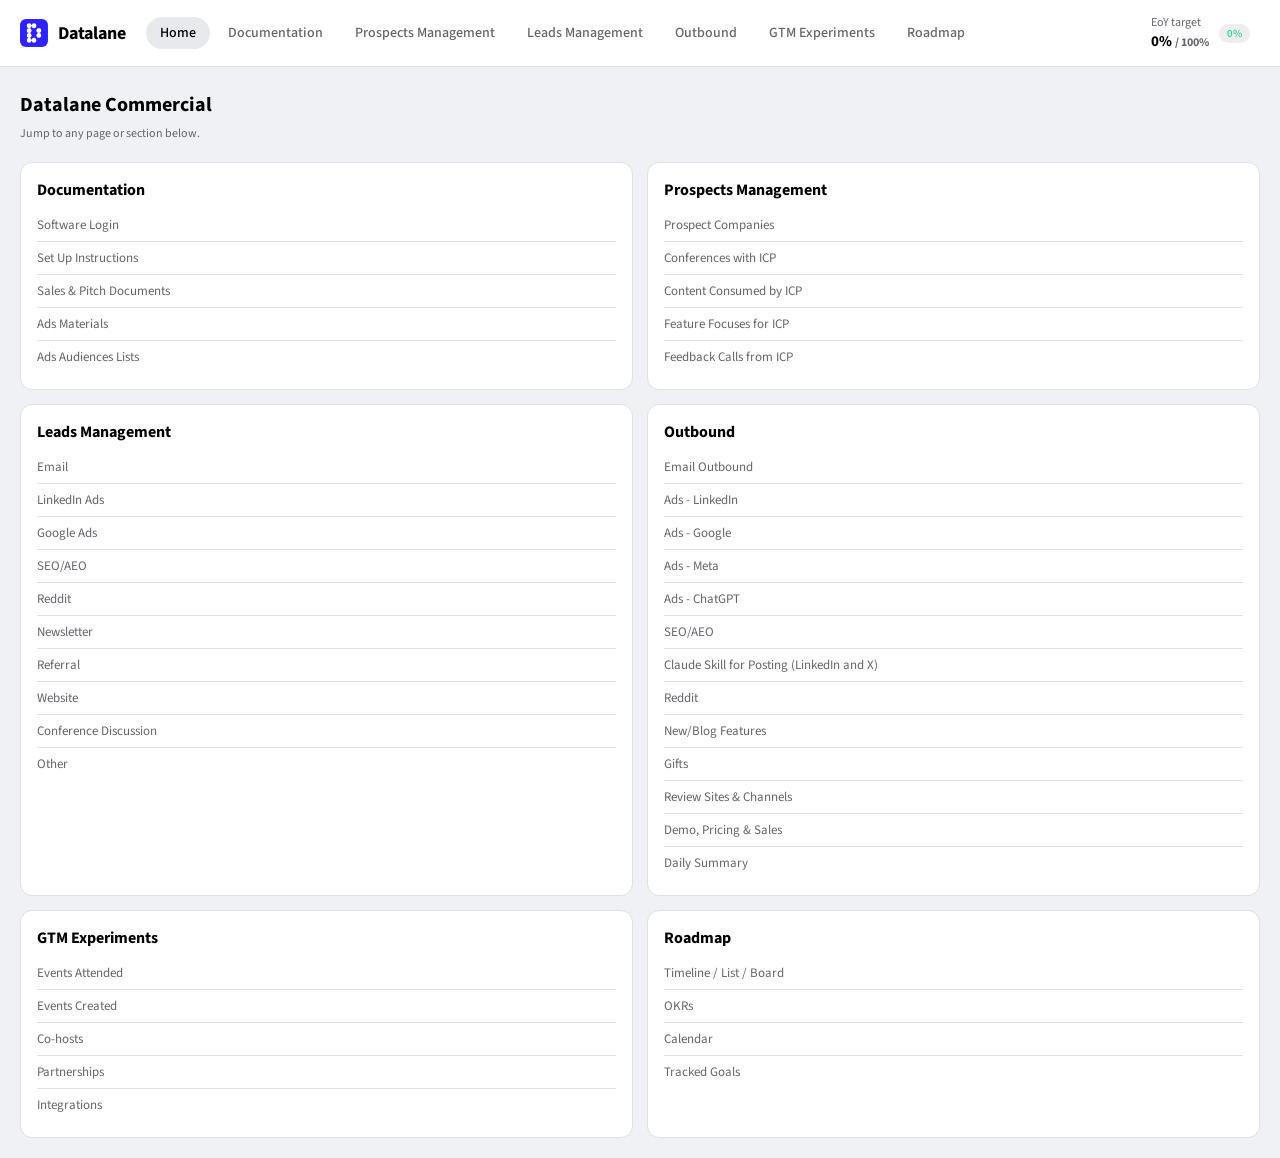
<file: index.html>
<!doctype html>
<html lang="en">
<head>
<meta charset="UTF-8" />
<meta name="viewport" content="width=device-width, initial-scale=1.0" />
<title>Datalane Commercial</title>
<link rel="preconnect" href="https://fonts.googleapis.com" />
<link rel="preconnect" href="https://fonts.gstatic.com" crossorigin />
<link href="https://fonts.googleapis.com/css2?family=Source+Sans+3:wght@300;400;500;600;700;800&display=swap" rel="stylesheet" />
<link rel="stylesheet" href="css/styles.css" />
</head>
<body>
<div id="app-header"></div>
<main id="app-page"></main>
<div id="sidebar-root"></div>
<script type="module" src="js/app.js"></script>
</body>
</html>
</file>
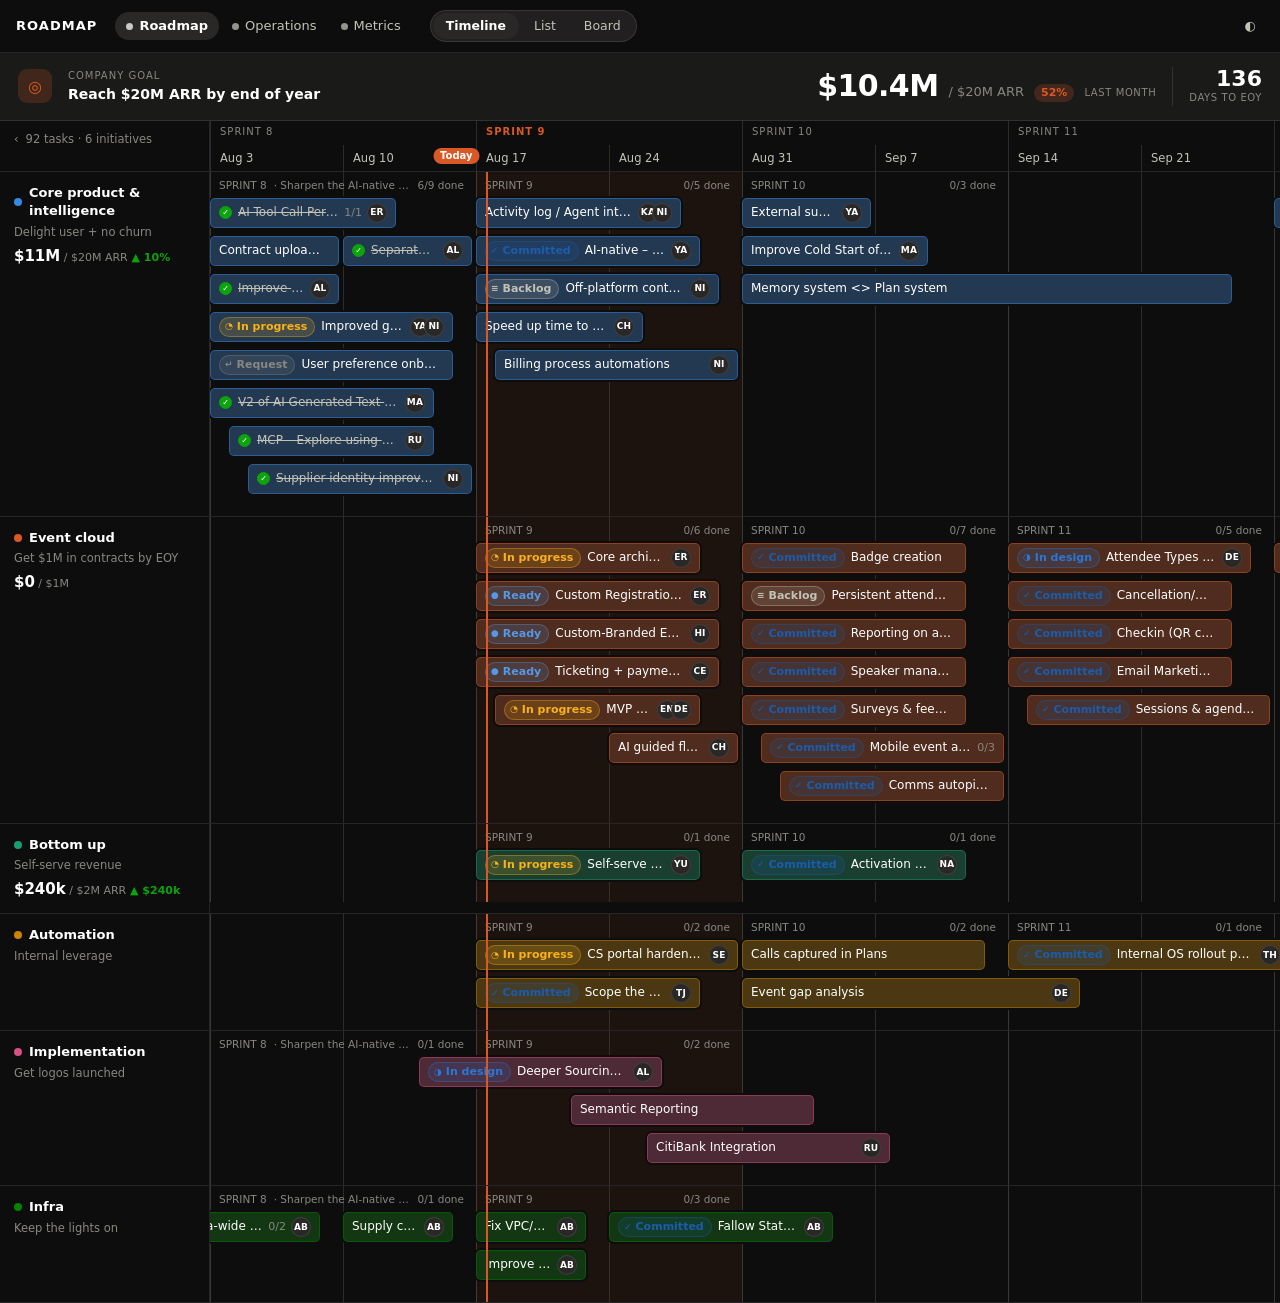
<file: roadmap/index.html>
<!DOCTYPE html>
<html lang="en" data-theme="dark">
<head>
<meta charset="utf-8">
<meta name="viewport" content="width=device-width, initial-scale=1">
<title>Roadmap — Company</title>
<meta name="description" content="A roadmap timeline for planning work across teams.">
<meta name="robots" content="noindex">
<link rel="stylesheet" href="assets/styles.css">
</head>
<body>

<div class="app">

  <header class="appbar">
    <div class="brand">
      <span>Roadmap</span>
    </div>

    <nav class="tabs" role="tablist" aria-label="Sections">
      <button class="tab" role="tab" data-tab="roadmap" aria-selected="true">
        <span class="dot" aria-hidden="true"></span>Roadmap
      </button>
      <button class="tab" role="tab" data-tab="operations" aria-selected="false">
        <span class="dot" aria-hidden="true"></span>Operations
      </button>
      <button class="tab" role="tab" data-tab="metrics" aria-selected="false">
        <span class="dot" aria-hidden="true"></span>Metrics
      </button>
    </nav>

    <div class="switcher" id="roadmap-switcher" role="tablist" aria-label="Roadmap view">
      <button role="tab" data-rview="timeline" aria-selected="true">Timeline</button>
      <button role="tab" data-rview="list" aria-selected="false">List</button>
      <button role="tab" data-rview="board" aria-selected="false">Board</button>
    </div>

    <div class="appbar-right">
      <button class="icon-btn" id="theme-toggle" title="Switch light / dark" aria-label="Switch light or dark theme">◐</button>
    </div>
  </header>

  <section class="goalbar" id="goalbar" aria-label="Company goal"></section>

  <main>
    <div class="view" id="view-timeline"   role="tabpanel" aria-label="Timeline"></div>
    <div class="view" id="view-list"       role="tabpanel" aria-label="List"       hidden></div>
    <div class="view" id="view-board"      role="tabpanel" aria-label="Board"      hidden></div>
    <div class="view" id="view-operations" role="tabpanel" aria-label="Operations" hidden></div>
    <div class="view" id="view-metrics"    role="tabpanel" aria-label="Metrics"    hidden></div>
  </main>

</div>

<script src="data/roadmap.js"></script>
<script src="assets/app.js"></script>
</body>
</html>
</file>
<file: css/styles.css>
:root {
  --bg: #eff1f4;
  --bg-raised: #ffffff;
  --bg-raised-2: #e7e9ec;
  --border: #dde0e4;
  --text: #000000;
  --text-dim: #63666b;
  --text-faint: #9a9da3;
  --accent: #34d399;
  --accent-contrast: #0a2e22;
  --primary: #212133;
  --primary-contrast: #ffffff;
  --warning-bg: #fdf3e7;
  --warning-text: #92400e;
  --warning-border: #f0ddb8;
  --green: #16a34a;
  --red: #dc2626;
  --blue: #2563eb;
  --radius: 12px;
}

* { box-sizing: border-box; }

html, body {
  margin: 0;
  padding: 0;
  background: var(--bg);
  color: var(--text);
  font-family: 'Source Sans 3', -apple-system, BlinkMacSystemFont, "Segoe UI", Roboto, sans-serif;
  font-size: 14px;
}

button, input, select, textarea {
  font-family: inherit;
  font-size: inherit;
  color: inherit;
}

a { color: inherit; }

/* Header */
#app-header {
  display: flex;
  align-items: center;
  justify-content: space-between;
  gap: 16px;
  padding: 10px 20px;
  border-bottom: 1px solid var(--border);
  background: #ffffff;
  position: sticky;
  top: 0;
  z-index: 20;
}

.header-left {
  display: flex;
  align-items: center;
  gap: 20px;
}

.wordmark {
  display: flex;
  align-items: center;
  gap: 10px;
}
.wordmark img { height: 28px; width: 28px; border-radius: 6px; flex-shrink: 0; }
.wordmark-text { font-size: 18px; font-weight: 700; letter-spacing: -0.01em; white-space: nowrap; }

.nav-tabs { display: flex; gap: 4px; }
.nav-tab {
  padding: 6px 14px;
  border-radius: 9999px;
  color: var(--text-dim);
  text-decoration: none;
  cursor: pointer;
  font-weight: 500;
  border: none;
  background: transparent;
}
.nav-tab:hover { color: var(--text); background: var(--bg-raised); }
.nav-tab.active { color: var(--text); background: var(--bg-raised-2); }

.header-goal {
  display: flex;
  align-items: center;
  gap: 10px;
  padding: 4px 10px;
  border-radius: 8px;
  cursor: pointer;
}
.header-goal:hover { background: var(--bg-raised); }
.header-goal .goal-value { font-weight: 700; font-size: 15px; }
.header-goal .goal-sub { color: var(--text-dim); font-size: 12px; }
.pill {
  padding: 2px 8px;
  border-radius: 20px;
  font-size: 11px;
  font-weight: 600;
  background: rgba(10, 10, 10, 0.07);
  color: var(--accent);
}

/* Page container */
#app-page { padding: 20px; max-width: 1500px; margin: 0 auto; }
#app-page [id] { scroll-margin-top: 76px; }

.page-title { font-size: 20px; font-weight: 700; margin: 4px 0 20px; }
.section-label {
  text-transform: uppercase;
  letter-spacing: 0.06em;
  font-size: 11px;
  color: var(--text-faint);
  font-weight: 700;
  margin-bottom: 4px;
}
.section-desc { color: var(--text-dim); font-size: 12px; margin-bottom: 14px; }

.card {
  background: var(--bg-raised);
  border: 1px solid var(--border);
  border-radius: var(--radius);
  padding: 16px;
}

.btn {
  border: 1px solid var(--border);
  background: var(--bg-raised-2);
  color: var(--text);
  padding: 7px 14px;
  border-radius: 9999px;
  cursor: pointer;
  font-weight: 600;
  font-size: 13px;
}
.btn:hover { border-color: #cfcdc9; }
.btn-primary { background: var(--primary); color: var(--primary-contrast); border-color: var(--primary); }
.btn-primary:hover { filter: brightness(1.3); }
.btn-ghost { background: transparent; border-color: transparent; color: var(--text-dim); }
.btn-ghost:hover { color: var(--text); background: var(--bg-raised); }
.btn-danger { color: var(--red); }

.toolbar { display: flex; align-items: center; justify-content: space-between; margin-bottom: 16px; gap: 12px; }

.avatar {
  width: 24px; height: 24px; border-radius: 50%;
  display: flex; align-items: center; justify-content: center;
  font-size: 10px; font-weight: 700; color: #14141a;
  flex-shrink: 0;
}
.avatar.lg { width: 32px; height: 32px; font-size: 12px; }

.progress-track {
  height: 6px;
  border-radius: 4px;
  background: var(--bg-raised-2);
  overflow: hidden;
}
.progress-fill { height: 100%; background: var(--text); border-radius: 4px; }
.progress-fill.accent { background: var(--accent); }
.progress-fill.green { background: var(--green); }

/* ---------- Roadmap ---------- */
.goal-banner {
  display: flex; align-items: center; justify-content: space-between;
  padding: 16px 4px 20px;
  margin-bottom: 8px;
}
.goal-banner .goal-title-row { display: flex; align-items: center; gap: 10px; }
.goal-banner .goal-icon {
  width: 34px; height: 34px; border-radius: 50%;
  background: var(--bg-raised-2); border: 1px solid var(--border);
  display: flex; align-items: center; justify-content: center; font-size: 16px;
  color: var(--text);
}
.goal-banner .goal-icon svg { height: 20px; width: auto; }
.goal-banner .goal-big { font-size: 30px; font-weight: 800; }
.goal-banner .goal-days { text-align: right; color: var(--text-dim); font-size: 12px; }
.goal-banner .goal-days b { display: block; font-size: 22px; color: var(--text); }

.timeline-toolbar { display: flex; align-items: center; justify-content: space-between; margin: 10px 0 14px; }
.timeline-scroll { overflow-x: auto; border-top: 1px solid var(--border); padding-top: 4px; }

.tl-row { display: flex; border-bottom: 1px solid var(--border); }
.tl-row.tl-header-row { border-bottom: 1px solid var(--border); }
.tl-label {
  position: sticky; left: 0; z-index: 3;
  width: 260px; min-width: 260px; background: var(--bg);
  padding: 12px 14px;
}
.tl-header-row .tl-label { background: var(--bg); }
.tl-init-name { font-weight: 700; display: flex; align-items: center; gap: 8px; }
.team-dot { width: 8px; height: 8px; border-radius: 50%; flex-shrink: 0; }
.tl-init-sub { color: var(--text-dim); font-size: 12px; margin-top: 2px; }
.tl-init-progress { margin-top: 8px; }
.tl-add-row {
  border: none; background: transparent; color: var(--text-faint);
  cursor: pointer; font-size: 12px; margin-top: 8px; padding: 0;
}
.tl-add-row:hover { color: var(--accent); }

.tl-lane {
  position: relative;
  flex-shrink: 0;
  background-image: repeating-linear-gradient(to right, var(--border) 0, var(--border) 1px, transparent 1px, transparent var(--week-px));
  min-height: 66px;
}
.tl-header-row .tl-lane { min-height: 34px; }

.tl-week-label {
  position: absolute; top: 8px; font-size: 11px; color: var(--text-faint); font-weight: 600;
}
.tl-today-line {
  position: absolute; top: 0; bottom: -2000px; width: 2px; background: var(--accent); z-index: 2;
}
.tl-today-flag {
  position: absolute; top: -2px; transform: translateX(-50%);
  background: var(--accent); color: var(--accent-contrast); font-size: 10px; font-weight: 700;
  padding: 1px 6px; border-radius: 4px;
}

.tl-bar {
  position: absolute; top: 14px; height: 34px; border-radius: 7px;
  padding: 6px 10px; font-size: 12px; font-weight: 600;
  cursor: pointer; overflow: hidden; white-space: nowrap; text-overflow: ellipsis;
  border: 1px solid rgba(0,0,0,0.25);
  color: #14141a;
  display: flex; align-items: center; gap: 6px;
}
.tl-bar:hover { filter: brightness(1.1); }
.tl-bar .status-dot { width: 6px; height: 6px; border-radius: 50%; background: rgba(0,0,0,0.45); flex-shrink: 0; }
.tl-bar-conflict { border: 2px solid var(--red); box-shadow: 0 0 0 1px rgba(220,38,38,0.25); }

/* ---------- List / Board views ---------- */
.view-tabs { display: flex; gap: 4px; }
.view-tab {
  padding: 6px 12px; border-radius: 9999px; border: none; cursor: pointer;
  background: transparent; color: var(--text-dim); font-weight: 600; font-size: 13px;
}
.view-tab.active { background: var(--bg-raised-2); color: var(--text); }

table.list-table { width: 100%; border-collapse: collapse; }
table.list-table th {
  text-align: left; font-size: 11px; text-transform: uppercase; color: var(--text-faint);
  padding: 8px 10px; border-bottom: 1px solid var(--border);
}
table.list-table td { padding: 10px; border-bottom: 1px solid var(--border); font-size: 13px; }
table.list-table tr:hover td { background: var(--bg-raised); cursor: pointer; }

.status-badge {
  display: inline-flex; align-items: center; gap: 5px;
  padding: 3px 9px; border-radius: 20px; font-size: 11px; font-weight: 700;
  background: var(--bg-raised-2); border: 1px solid var(--border); color: var(--text-dim);
}
.status-badge.done { color: var(--green); }
.status-badge.progress { color: var(--accent); }

.board-cols { display: flex; gap: 14px; overflow-x: auto; padding-bottom: 10px; }
.board-col { width: 260px; flex-shrink: 0; }
.board-col-title { font-size: 12px; font-weight: 700; color: var(--text-dim); margin-bottom: 10px; display: flex; justify-content: space-between; }
.board-card {
  background: var(--bg-raised); border: 1px solid var(--border); border-radius: 12px;
  padding: 10px; margin-bottom: 8px; cursor: pointer; font-size: 13px; font-weight: 600;
}
.board-card:hover { border-color: #cfcdc9; }
.board-card .board-card-meta { display: flex; align-items: center; justify-content: space-between; margin-top: 8px; }

.empty-hint {
  color: var(--text-faint); font-size: 12px; padding: 6px 10px;
}

/* ---------- Grid layouts (OKR, Metrics) ---------- */
.grid-3 { display: grid; grid-template-columns: repeat(3, 1fr); gap: 14px; }
.grid-2 { display: grid; grid-template-columns: repeat(2, 1fr); gap: 14px; }
@media (max-width: 1000px) { .grid-3 { grid-template-columns: repeat(2, 1fr); } }

.stack-16 > * + * { margin-top: 16px; }

.okr-card .okr-title-row { display: flex; align-items: center; justify-content: space-between; }
.okr-card h3 { margin: 0; font-size: 15px; }
.kr-row { padding: 10px 0; border-top: 1px solid var(--border); }
.kr-row:first-of-type { border-top: none; }
.kr-title-row { display: flex; justify-content: space-between; font-size: 13px; margin-bottom: 6px; }
.kr-title-row .kr-values { color: var(--text-dim); }
.kr-title { cursor: text; }
.kr-meta-row { display: flex; align-items: center; justify-content: space-between; margin-top: 8px; }
.kr-deadline { font-size: 12px; color: var(--text-dim); cursor: pointer; }
.kr-deadline:hover { color: var(--text); }
.kr-people { display: flex; align-items: center; cursor: pointer; }
.kr-people .avatar { margin-left: -6px; border: 2px solid var(--bg-raised); }
.kr-people .avatar:first-child { margin-left: 0; }
.kr-people-empty { font-size: 12px; color: var(--text-faint); }
.kr-people:hover .kr-people-empty { color: var(--text-dim); }

.milestone-row {
  display: grid; grid-template-columns: 90px 1fr 100px 80px;
  align-items: center; padding: 10px 4px; border-bottom: 1px solid var(--border);
  font-size: 13px;
}
.milestone-row:last-child { border-bottom: none; }
.milestone-date { color: var(--text-dim); }
.milestone-rel { color: var(--text-faint); text-align: right; }

.avail-bar-row { display: flex; align-items: center; gap: 12px; margin: 10px 0 16px; }
.avail-big { font-size: 26px; font-weight: 800; }
.avail-legend { display: flex; gap: 14px; font-size: 12px; color: var(--text-dim); }
.avail-legend span { display: inline-flex; align-items: center; gap: 5px; }
.legend-dot { width: 7px; height: 7px; border-radius: 50%; }

.person-row {
  display: grid; grid-template-columns: 1fr 110px 120px 90px;
  align-items: center; padding: 8px 4px; border-bottom: 1px solid var(--border); font-size: 13px;
}
.person-row:last-child { border-bottom: none; }
.person-name-cell { display: flex; align-items: center; gap: 8px; }
.person-name-cell .role { color: var(--text-faint); font-size: 11px; display: block; }

.team-card h4 { margin: 0 0 10px; font-size: 14px; }
.team-role-label { font-size: 10px; text-transform: uppercase; color: var(--text-faint); margin: 8px 0 4px; letter-spacing: 0.05em; }
.team-member { display: flex; align-items: center; gap: 8px; margin-bottom: 6px; font-size: 13px; }

table.metrics-table { width: 100%; border-collapse: collapse; font-size: 13px; }
table.metrics-table th, table.metrics-table td { padding: 8px 10px; text-align: right; border-bottom: 1px solid var(--border); }
table.metrics-table th:first-child, table.metrics-table td:first-child { text-align: left; }
table.metrics-table th { color: var(--text-faint); font-size: 11px; text-transform: uppercase; font-weight: 700; }
table.metrics-table td.current-month { color: var(--accent); font-weight: 700; }
table.metrics-table td.projection { color: var(--text-faint); }
table.metrics-table td.editable-cell { cursor: pointer; }
table.metrics-table td.editable-cell:hover { background: var(--bg-raised-2); border-radius: 4px; }
table.metrics-table tr.metrics-group-row td {
  text-align: left; font-size: 11px; text-transform: uppercase; letter-spacing: 0.06em;
  font-weight: 700; color: var(--text-faint); background: var(--bg-raised-2);
  padding: 7px 10px; border-bottom: 1px solid var(--border);
}
table.metrics-table tr.metrics-group-row .team-dot { display: inline-block; margin-right: 6px; }

.goal-card { position: relative; }
.goal-card .goal-card-top { display: flex; justify-content: space-between; align-items: center; margin-bottom: 6px; }
.goal-card .goal-card-value { font-size: 22px; font-weight: 800; margin: 6px 0 8px; }
.goal-card .goal-card-value span { font-size: 13px; font-weight: 500; color: var(--text-dim); }
.sparkline { margin-top: 10px; }

/* ---------- Task Sidebar ---------- */
.sidebar-overlay {
  position: fixed; inset: 0; background: rgba(10,10,10,0.25); z-index: 40;
}
.task-sidebar {
  position: fixed; top: 0; right: 0; bottom: 0; width: 440px; max-width: 92vw;
  background: var(--bg); border-left: 1px solid var(--border);
  z-index: 41; display: flex; flex-direction: column;
  box-shadow: -8px 0 30px rgba(10,10,10,0.12);
}
.ts-header {
  display: flex; align-items: center; justify-content: space-between;
  padding: 12px 16px; border-bottom: 1px solid var(--border);
}
.ts-body { flex: 1; overflow-y: auto; padding: 16px; }
.ts-title-input {
  width: 100%; background: transparent; border: none; color: var(--text);
  font-size: 19px; font-weight: 700; padding: 4px 0 14px; outline: none;
}
.ts-warning {
  background: var(--warning-bg); border: 1px solid var(--warning-border); color: var(--warning-text);
  padding: 8px 10px; border-radius: 8px; font-size: 12px; margin-bottom: 14px;
}
.ts-conflict {
  background: rgba(220,38,38,0.07); border: 1px solid rgba(220,38,38,0.3); color: var(--red);
  padding: 8px 10px; border-radius: 8px; font-size: 12px; margin-bottom: 14px;
}
.ts-field { padding: 10px 0; border-bottom: 1px solid var(--border); }
.ts-field-label {
  display: flex; align-items: center; gap: 8px; font-size: 12px; color: var(--text-dim); margin-bottom: 6px; font-weight: 600;
}
.ts-field textarea, .ts-field input[type=text], .ts-field input[type=date], .ts-field select,
.ts-body textarea, .ts-body input[type=text], .ts-body input[type=date], .ts-body select {
  width: 100%; background: var(--bg-raised-2); border: 1px solid var(--border); border-radius: 7px;
  padding: 7px 9px; color: var(--text); outline: none;
}
.ts-field textarea, .ts-body textarea { min-height: 60px; resize: vertical; }
.ts-field:focus-within textarea, .ts-field:focus-within input, .ts-field:focus-within select,
.ts-body textarea:focus, .ts-body input:focus, .ts-body select:focus { border-color: #b8b6b2; }
.ts-inline { display: flex; gap: 8px; align-items: center; }
.ts-inline > * { flex: 1; }
.ts-chip {
  display: inline-flex; align-items: center; gap: 6px; background: var(--bg-raised-2);
  border: 1px solid var(--border); border-radius: 20px; padding: 3px 8px 3px 4px; font-size: 12px; margin: 3px 4px 0 0;
}
.ts-chip button { border: none; background: transparent; color: var(--text-faint); cursor: pointer; font-size: 13px; line-height: 1; padding: 0; }
.ts-chip-conflict { background: rgba(220,38,38,0.08); border-color: rgba(220,38,38,0.35); color: var(--red); }
.ts-subtask-row { display: flex; align-items: center; gap: 8px; padding: 4px 0; font-size: 13px; }
.ts-subtask-row input[type=checkbox] { accent-color: var(--accent); }
.ts-comment { padding: 8px 0; border-top: 1px solid var(--border); font-size: 13px; }
.ts-comment .ts-comment-meta { color: var(--text-faint); font-size: 11px; margin-bottom: 3px; }
.ts-footer { padding: 12px 16px; border-top: 1px solid var(--border); display: flex; justify-content: space-between; }

.checkbox-row { display: flex; align-items: center; gap: 6px; }

/* ---------- Cover page ---------- */
.cover-grid { display: grid; grid-template-columns: repeat(2, 1fr); gap: 14px; }
@media (max-width: 800px) { .cover-grid { grid-template-columns: 1fr; } }
.cover-page-title {
  display: block; font-size: 16px; font-weight: 700; color: var(--text);
  text-decoration: none; margin-bottom: 8px;
}
.cover-page-title:hover { text-decoration: underline; }
.cover-sublist { list-style: none; margin: 0; padding: 0; }
.cover-sublist li { border-top: 1px solid var(--border); }
.cover-sublist li:first-child { border-top: none; }
.cover-sublist a {
  display: block; padding: 7px 0; font-size: 13px; color: var(--text-dim); text-decoration: none;
}
.cover-sublist a:hover { color: var(--text); text-decoration: underline; }

/* ---------- Documentation & SOPs ---------- */
.doc-card h4 { font-size: 15px; }
.doc-list { margin-top: 4px; }
.doc-row {
  display: flex; align-items: flex-start; justify-content: space-between; gap: 12px;
  padding: 9px 0; border-bottom: 1px solid var(--border);
}
.doc-row:last-child { border-bottom: none; }
.doc-row-main { min-width: 0; }
.doc-title { font-size: 13px; font-weight: 600; color: var(--text); text-decoration: none; }
a.doc-title:hover { text-decoration: underline; }
.doc-notes { font-size: 12px; color: var(--text-dim); margin-top: 2px; line-height: 1.5; }
.doc-row-actions { display: flex; gap: 4px; flex-shrink: 0; }

.cell-input {
  width: 100%; min-width: 130px; background: var(--bg-raised-2); border: 1px solid var(--border);
  border-radius: 6px; padding: 5px 8px; color: var(--text); font-size: 12px; outline: none;
}
.cell-input:hover { border-color: #cfcdc9; }
.cell-input:focus { border-color: #b8b6b2; background: var(--bg); }
.doc-fields-table th, .doc-fields-table td { white-space: nowrap; }

.leads-table th, .leads-table td { white-space: nowrap; }
.notes-box {
  width: 100%; min-height: 90px; background: var(--bg-raised); border: 1px solid var(--border);
  border-radius: var(--radius); padding: 12px; color: var(--text); font-size: 13px;
  outline: none; resize: vertical; font-family: inherit; margin-top: 8px;
}
.notes-box:focus { border-color: #b8b6b2; }
.notes-box[readonly] { cursor: default; color: var(--text-dim); }
.notes-box[readonly]:focus { border-color: var(--border); }
.page-notes-wrap { margin-bottom: 24px; }
.page-notes-wrap .notes-box { margin-top: 6px; min-height: 80px; }

/* ---------- Calendar ---------- */
.cal-header { display: flex; align-items: center; justify-content: space-between; margin-bottom: 12px; }
.cal-header select {
  background: var(--bg-raised-2); border: 1px solid var(--border); border-radius: 7px;
  padding: 5px 8px; color: var(--text); font-size: 13px; outline: none;
}
.cal-grid {
  display: grid; grid-template-columns: repeat(7, 1fr); gap: 1px;
  background: var(--border); border: 1px solid var(--border); border-radius: var(--radius); overflow: hidden;
}
.cal-day-head {
  background: var(--bg-raised); padding: 8px; font-size: 11px; text-transform: uppercase;
  color: var(--text-faint); text-align: center; font-weight: 700;
}
.cal-cell { background: var(--bg); min-height: 92px; padding: 6px; font-size: 12px; }
.cal-cell.blank { background: var(--bg-raised); }
.cal-cell.today { background: rgba(10,10,10,0.03); }
.cal-cell .cal-daynum { font-weight: 700; margin-bottom: 4px; }
.cal-cell.today .cal-daynum { color: var(--accent); }
.cal-chip {
  display: block; font-size: 10px; padding: 1px 5px; border-radius: 4px; margin-bottom: 2px;
  white-space: nowrap; overflow: hidden; text-overflow: ellipsis;
}
.cal-chip.task { background: rgba(37,99,235,0.12); color: #2563eb; }
.cal-chip.kr { background: rgba(10,10,10,0.08); color: #0a0a0a; }
.cal-chip.milestone { background: rgba(220,38,38,0.1); color: #dc2626; }
.cal-more { display: block; font-size: 10px; color: var(--text-faint); }
.cal-legend { display: flex; gap: 16px; font-size: 12px; color: var(--text-dim); margin-top: 12px; }
.cal-legend span { display: inline-flex; align-items: center; gap: 5px; }

.cal-filters { display: grid; grid-template-columns: 1fr 1fr; gap: 24px; margin-top: 24px; }
@media (max-width: 700px) { .cal-filters { grid-template-columns: 1fr; } }
.cal-checkbox-row {
  display: flex; align-items: center; gap: 8px; font-size: 13px; padding: 4px 0;
  cursor: pointer; color: var(--text);
}
.cal-checkbox-row input[type=checkbox] { accent-color: var(--accent); }
.cal-filter-team-group { margin-bottom: 12px; }
.cal-filter-team-group:last-child { margin-bottom: 0; }
.cal-filter-team-label {
  display: flex; align-items: center; gap: 6px; font-size: 12px; font-weight: 700;
  color: var(--text-dim); margin: 8px 0 2px;
}
.cal-filter-team-group:first-child .cal-filter-team-label { margin-top: 0; }
.cal-filter-team-label .team-dot { flex-shrink: 0; }
.cal-filter-col .cal-checkbox-row { padding-left: 4px; }

/* ---------- Tracker pages (Outbound) ---------- */
.page-intro { color: var(--text-dim); font-size: 13px; line-height: 1.6; }
.page-intro p:last-child { margin-bottom: 0 !important; }

.tracker-card h4 { font-size: 15px; }
.tracker-scroll { overflow-x: auto; }
.tracker-table { border-collapse: collapse; }
.tracker-table th, .tracker-table td { font-size: 13px; white-space: nowrap; }
.tracker-note { color: var(--text-dim); font-size: 12px !important; max-width: 260px; white-space: normal !important; }
.tracker-target { color: var(--text-dim); }
.tracker-sticky-col { position: sticky; left: 0; background: var(--bg-raised); min-width: 190px; z-index: 1; }
.tracker-week-th, .tracker-week-td { text-align: center; width: 84px; }
.tracker-week-th.current-week { color: var(--text); }
.tracker-week-td.current-week { background: rgba(10,10,10,0.03); }
.tracker-input {
  width: 76px; text-align: center; background: transparent; border: 1px solid transparent;
  border-radius: 6px; padding: 5px 4px; color: var(--text); outline: none; font-size: 13px;
}
.tracker-input:hover { border-color: var(--border); }
.tracker-input:focus { border-color: #b8b6b2; background: var(--bg); }

.tracker-summary { text-align: right; margin-top: 12px; padding-top: 10px; border-top: 1px solid var(--border); font-size: 13px; color: var(--text-dim); }
.tracker-summary b { font-size: 16px; color: var(--text); margin-left: 6px; }

.inline-add-form { gap: 8px; align-items: center; margin: 10px 0; }
.inline-add-form input {
  flex: 1; max-width: 320px; background: var(--bg-raised-2); border: 1px solid var(--border);
  border-radius: 7px; padding: 7px 10px; color: var(--text); outline: none; font-size: 13px;
}
.inline-add-form input:focus { border-color: #b8b6b2; }

.entity-list { margin: 4px 0 14px; }
.entity-row { display: flex; gap: 16px; align-items: flex-start; padding: 8px 0; border-bottom: 1px solid var(--border); font-size: 13px; }
.entity-row:last-child { border-bottom: none; }
.entity-name { flex: 0 0 200px; font-weight: 700; }
.entity-org-list { display: flex; flex-wrap: wrap; gap: 6px; flex: 1; }
.entity-org-box {
  background: var(--bg-raised-2); border: 1px solid var(--border); border-radius: 8px;
  padding: 4px 10px; font-size: 12px; color: var(--text-dim); font-family: inherit;
  cursor: pointer; line-height: 1.4;
}
.entity-org-box:hover { border-color: #b8b6b2; color: var(--text); background: var(--bg); }
.entity-org-empty { color: var(--text-faint); }
.entity-note { flex: 1; color: var(--text-dim); font-size: 12px; line-height: 1.5; padding-top: 2px; }
</file>
<file: roadmap/assets/styles.css>
/* =====================================================================
   Roadmap dashboard — styles
   Colour roles come from a validated categorical palette (8 fixed slots,
   never cycled) plus a reserved status palette. Both light and dark are
   selected, not auto-flipped.
   ===================================================================== */

:root {
  color-scheme: dark;

  /* surfaces & ink — dark is the default view */
  --plane:        #0d0d0d;
  --surface-1:    #1a1a19;
  --surface-2:    #211f1f;
  --surface-3:    #2a2827;
  --text-primary: #ffffff;
  --text-secondary: #c3c2b7;
  --text-muted:   #898781;
  --grid:         #2c2c2a;
  --axis:         #383835;
  --hairline:     rgba(255, 255, 255, 0.10);
  --hairline-strong: rgba(255, 255, 255, 0.18);

  /* categorical slots — fixed order, one per team, never recycled */
  --series-1: #3987e5;  /* blue    */
  --series-2: #d95926;  /* orange  */
  --series-3: #199e70;  /* aqua    */
  --series-4: #c98500;  /* yellow  */
  --series-5: #d55181;  /* magenta */
  --series-6: #008300;  /* green   */
  --series-7: #9085e9;  /* violet  */
  --series-8: #e66767;  /* red     */
  --series-other: #898781;

  /* status palette — reserved, never used as a series colour */
  --good:     #0ca30c;
  --warning:  #fab219;
  --serious:  #ec835a;
  --critical: #d03b3b;
  --delta-up: #0ca30c;

  /* ordinal steps for workflow progression (blue ramp, no darker than 600) */
  --step-early: #1c5cab;
  --step-mid:   #2a78d6;
  --step-late:  #5598e7;

  --radius: 8px;
  --radius-sm: 5px;
  --row-h: 34px;
  --font: system-ui, -apple-system, "Segoe UI", sans-serif;
}

:root[data-theme="light"] {
  color-scheme: light;
  --plane:        #f9f9f7;
  --surface-1:    #fcfcfb;
  --surface-2:    #f2f1ee;
  --surface-3:    #e9e8e3;
  --text-primary: #0b0b0b;
  --text-secondary: #52514e;
  --text-muted:   #898781;
  --grid:         #e1e0d9;
  --axis:         #c3c2b7;
  --hairline:     rgba(11, 11, 11, 0.10);
  --hairline-strong: rgba(11, 11, 11, 0.18);

  --series-1: #2a78d6;
  --series-2: #eb6834;
  --series-3: #1baf7a;
  --series-4: #eda100;
  --series-5: #e87ba4;
  --series-6: #008300;
  --series-7: #4a3aa7;
  --series-8: #e34948;

  --delta-up: #006300;
  --step-early: #86b6ef;
  --step-mid:   #2a78d6;
  --step-late:  #1c5cab;
}

/* ---------- base ---------------------------------------------------- */
* { box-sizing: border-box; }

html, body {
  margin: 0;
  padding: 0;
  height: 100%;
}

body {
  background: var(--plane);
  color: var(--text-primary);
  font-family: var(--font);
  font-size: 13px;
  line-height: 1.45;
  -webkit-font-smoothing: antialiased;
}

button {
  font: inherit;
  color: inherit;
  background: none;
  border: none;
  cursor: pointer;
}

table { border-collapse: collapse; width: 100%; }

.tabular { font-variant-numeric: tabular-nums; }

.visually-hidden {
  position: absolute;
  width: 1px; height: 1px;
  padding: 0; margin: -1px;
  overflow: hidden; clip: rect(0 0 0 0);
  white-space: nowrap; border: 0;
}

/* ---------- app shell ----------------------------------------------- */
.app {
  display: flex;
  flex-direction: column;
  min-height: 100vh;
}

.appbar {
  display: flex;
  align-items: center;
  gap: 18px;
  padding: 10px 16px;
  background: var(--plane);
  border-bottom: 1px solid var(--hairline);
  position: sticky;
  top: 0;
  z-index: 40;
}

.brand {
  display: flex;
  align-items: center;
  gap: 7px;
  font-weight: 700;
  letter-spacing: 0.08em;
  font-size: 13px;
  text-transform: uppercase;
  white-space: nowrap;
}

.brand-mark {
  width: 18px; height: 18px;
  border-radius: 5px;
  background: var(--series-1);
  display: grid;
  place-items: center;
  color: #fff;
  font-size: 11px;
  font-weight: 800;
  letter-spacing: 0;
}

.tabs { display: flex; gap: 2px; }

.tab {
  display: inline-flex;
  align-items: center;
  gap: 6px;
  padding: 5px 11px;
  border-radius: 999px;
  color: var(--text-secondary);
  white-space: nowrap;
}

.tab:hover { background: var(--surface-2); color: var(--text-primary); }

.tab[aria-selected="true"] {
  background: var(--surface-3);
  color: var(--text-primary);
  font-weight: 600;
}

.tab .dot { width: 7px; height: 7px; border-radius: 50%; background: currentColor; opacity: 0.75; }

[hidden] { display: none !important; }

.switcher {
  display: flex;
  gap: 2px;
  padding: 2px;
  background: var(--surface-2);
  border: 1px solid var(--hairline);
  border-radius: 999px;
}

.switcher button {
  padding: 4px 13px;
  border-radius: 999px;
  color: var(--text-secondary);
  font-size: 12.5px;
}

.switcher button[aria-selected="true"] {
  background: var(--surface-3);
  color: var(--text-primary);
  font-weight: 600;
}

.appbar-right { margin-left: auto; display: flex; align-items: center; gap: 10px; }

.icon-btn {
  width: 28px; height: 28px;
  display: grid; place-items: center;
  border-radius: var(--radius-sm);
  color: var(--text-secondary);
}
.icon-btn:hover { background: var(--surface-2); color: var(--text-primary); }

/* ---------- goal header --------------------------------------------- */
.goalbar {
  display: flex;
  align-items: center;
  gap: 16px;
  padding: 14px 18px;
  background: var(--surface-1);
  border-bottom: 1px solid var(--hairline);
}

.goal-icon {
  width: 34px; height: 34px;
  flex: none;
  border-radius: 9px;
  display: grid; place-items: center;
  background: color-mix(in srgb, var(--series-2) 20%, transparent);
  color: var(--series-2);
  font-size: 16px;
}

.goal-label {
  font-size: 10px;
  letter-spacing: 0.1em;
  text-transform: uppercase;
  color: var(--text-muted);
}

.goal-title { font-size: 14px; font-weight: 600; }

.goal-figures { margin-left: auto; display: flex; align-items: baseline; gap: 10px; }

.hero-number {
  font-size: 30px;
  font-weight: 700;
  letter-spacing: -0.02em;
  line-height: 1;
}

.hero-sub { color: var(--text-muted); font-size: 13px; }

.pill-pct {
  padding: 1px 7px;
  border-radius: 999px;
  font-size: 11px;
  font-weight: 600;
  background: color-mix(in srgb, var(--series-2) 22%, transparent);
  color: var(--series-2);
}

.countdown {
  padding-left: 16px;
  border-left: 1px solid var(--hairline);
  text-align: right;
  flex: none;
}
.countdown .n { font-size: 22px; font-weight: 700; line-height: 1.1; }
.countdown .l { font-size: 10px; color: var(--text-muted); text-transform: uppercase; letter-spacing: 0.06em; }

/* ---------- generic bits -------------------------------------------- */
.view { padding: 0; }
.view[hidden] { display: none; }

.wrap { max-width: 1080px; margin: 0 auto; padding: 26px 20px 60px; }

.section { margin-bottom: 34px; }

.section-title {
  font-size: 10.5px;
  letter-spacing: 0.11em;
  text-transform: uppercase;
  color: var(--text-muted);
  margin: 0 0 3px;
}

.section-note { color: var(--text-muted); margin: 0 0 12px; font-size: 12.5px; }

.card {
  background: var(--surface-1);
  border: 1px solid var(--hairline);
  border-radius: var(--radius);
}

.team-dot {
  width: 8px; height: 8px;
  border-radius: 50%;
  flex: none;
  display: inline-block;
  background: var(--team-color, var(--series-other));
}

/* avatars: identity is carried by the initials, not the tint */
.avatar {
  width: 20px; height: 20px;
  border-radius: 50%;
  display: inline-grid;
  place-items: center;
  font-size: 9px;
  font-weight: 700;
  letter-spacing: 0.02em;
  color: var(--text-primary);
  background: var(--surface-3);
  border: 1px solid var(--hairline);
  flex: none;
  text-transform: uppercase;
}
.avatar.empty { color: var(--text-muted); font-weight: 500; }
.avatars { display: inline-flex; }
.avatars .avatar + .avatar { margin-left: -6px; }

/* ---------- status pills -------------------------------------------- */
/* Every pill carries an icon AND a text label — colour never alone. */
.status {
  display: inline-flex;
  align-items: center;
  gap: 4px;
  flex: none;
  padding: 1px 7px 1px 5px;
  border-radius: 999px;
  font-size: 11px;
  font-weight: 600;
  white-space: nowrap;
  border: 1px solid transparent;
  background: color-mix(in srgb, var(--sc) 16%, transparent);
  color: var(--sc);
  border-color: color-mix(in srgb, var(--sc) 34%, transparent);
}
.status .glyph { font-size: 9px; line-height: 1; }

.status-request  { --sc: var(--text-muted); }
.status-none     { --sc: var(--text-muted); }
.status-backlog  { --sc: var(--text-secondary); }
.status-committed{ --sc: var(--step-early); }
.status-design   { --sc: var(--step-mid); }
.status-ready    { --sc: var(--step-late); }
.status-progress { --sc: var(--warning); }
.status-done     { --sc: var(--good); }
.status-overdue  { --sc: var(--critical); }

/* the same status hue as a bare dot, for column headers */
.status-dot { background: var(--sc, var(--text-muted)); }

:root[data-theme="light"] .status-committed { --sc: #1c5cab; }
:root[data-theme="light"] .status-ready     { --sc: #256abf; }
:root[data-theme="light"] .status-progress  { --sc: #8a5a00; }

.tag {
  display: inline-flex;
  align-items: center;
  gap: 4px;
  padding: 1px 7px;
  border-radius: 999px;
  font-size: 11px;
  font-weight: 600;
  background: color-mix(in srgb, var(--team-color, var(--series-other)) 16%, transparent);
  color: var(--team-color, var(--series-other));
  border: 1px solid color-mix(in srgb, var(--team-color, var(--series-other)) 32%, transparent);
  white-space: nowrap;
}

.ref {
  font-size: 10.5px;
  color: var(--text-muted);
  border: 1px solid var(--hairline);
  border-radius: 4px;
  padding: 0 5px;
  white-space: nowrap;
}

/* =====================================================================
   TIMELINE
   ===================================================================== */
.timeline-scroll { overflow-x: auto; }
.timeline { min-width: 1180px; }

.tl-head {
  display: flex;
  position: sticky;
  top: 0;
  z-index: 20;
  background: var(--plane);
  border-bottom: 1px solid var(--hairline);
}

.tl-gutter {
  width: 210px;
  flex: none;
  padding: 10px 14px;
  border-right: 1px solid var(--hairline);
  background: var(--plane);
  position: sticky;
  left: 0;
  z-index: 2;
}

.tl-gutter-head { display: flex; align-items: center; gap: 7px; color: var(--text-muted); font-size: 11.5px; }

.tl-canvas { position: relative; flex: 1; min-width: 0; }

.tl-sprints { display: flex; height: 24px; position: relative; }

.tl-sprint {
  position: absolute;
  top: 0;
  height: 24px;
  padding: 4px 0 0 9px;
  font-size: 10px;
  letter-spacing: 0.1em;
  text-transform: uppercase;
  color: var(--text-muted);
  border-left: 1px solid var(--grid);
  overflow: hidden;
  white-space: nowrap;
}
.tl-sprint.current { color: var(--series-2); font-weight: 700; }

.tl-weeks { position: relative; height: 26px; }

.tl-week {
  position: absolute;
  top: 0;
  font-size: 11.5px;
  color: var(--text-secondary);
  padding-left: 9px;
  border-left: 1px solid var(--grid);
  height: 26px;
  line-height: 26px;
  white-space: nowrap;
}

.tl-body { position: relative; }

.tl-row {
  display: flex;
  border-bottom: 1px solid var(--hairline);
  align-items: stretch;
}

.tl-lane-label {
  width: 210px;
  flex: none;
  padding: 12px 14px;
  border-right: 1px solid var(--hairline);
  background: var(--plane);
  position: sticky;
  left: 0;
  z-index: 2;
}

.tl-lane-title { display: flex; align-items: center; gap: 7px; font-weight: 600; font-size: 13px; }
.tl-lane-mission { color: var(--text-muted); font-size: 11.5px; margin-top: 3px; }
.tl-lane-figure { margin-top: 5px; font-size: 15px; font-weight: 700; }
.tl-lane-figure .of { font-size: 11px; color: var(--text-muted); font-weight: 400; }

.delta {
  font-size: 11px;
  font-weight: 700;
  color: var(--delta-up);
  white-space: nowrap;
}
.delta.down { color: var(--critical); }

.tl-track { position: relative; flex: 1; min-width: 0; padding: 26px 0 12px; }

.tl-gridlines { position: absolute; inset: 0; pointer-events: none; }
.tl-gridline { position: absolute; top: 0; bottom: 0; width: 1px; background: var(--grid); }
.tl-gridline.sprint { background: var(--axis); }

.tl-today {
  position: absolute; top: 0; bottom: 0; width: 2px;
  background: var(--series-2);
  z-index: 6;
  pointer-events: none;
}

.tl-today-flag {
  position: absolute;
  z-index: 30;
  transform: translateX(-100%);
  background: var(--series-2);
  color: #fff;
  font-size: 10px;
  font-weight: 700;
  padding: 1px 7px;
  border-radius: 999px;
}

.tl-sprintband {
  position: absolute; top: 0; bottom: 0;
  background: color-mix(in srgb, var(--series-2) 7%, transparent);
  pointer-events: none;
}

.tl-sprintmeta {
  position: absolute;
  top: 6px;
  font-size: 10.5px;
  color: var(--text-muted);
  padding-left: 9px;
  white-space: nowrap;
  overflow: hidden;
  display: flex;
  gap: 7px;
  align-items: baseline;
}
.tl-sprintmeta .count { margin-left: auto; }

.tl-bar {
  position: absolute;
  height: 30px;
  border-radius: var(--radius-sm);
  padding: 0 8px;
  display: flex;
  align-items: center;
  gap: 6px;
  font-size: 12px;
  overflow: hidden;
  cursor: default;
  /* 2px surface ring keeps overlapping/adjacent bars from merging */
  box-shadow: 0 0 0 2px var(--plane);
  background: color-mix(in srgb, var(--team-color) 28%, var(--surface-1));
  border: 1px solid color-mix(in srgb, var(--team-color) 45%, transparent);
  color: var(--text-primary);
}

.tl-bar:hover { background: color-mix(in srgb, var(--team-color) 38%, var(--surface-1)); }

.tl-bar.is-done .tl-bar-title { text-decoration: line-through; color: var(--text-secondary); }

.tl-bar-check {
  width: 13px; height: 13px; flex: none;
  border-radius: 50%;
  display: grid; place-items: center;
  font-size: 8px;
  border: 1px solid var(--hairline-strong);
  color: var(--text-muted);
}
.tl-bar-check.done { background: var(--good); border-color: var(--good); color: #fff; }

.tl-bar-title {
  white-space: nowrap;
  overflow: hidden;
  text-overflow: ellipsis;
  font-weight: 500;
  flex: 1 1 auto;
  min-width: 0;
}
.tl-bar-note {
  color: var(--text-muted);
  font-size: 10.5px;
  white-space: nowrap;
  overflow: hidden;
  text-overflow: ellipsis;
}
.tl-bar-right { margin-left: auto; display: flex; align-items: center; gap: 5px; flex: none; }

/* =====================================================================
   LIST
   ===================================================================== */
.list-table thead th {
  text-align: left;
  font-size: 10.5px;
  letter-spacing: 0.09em;
  text-transform: uppercase;
  color: var(--text-muted);
  font-weight: 600;
  padding: 9px 10px;
  border-bottom: 1px solid var(--hairline);
  position: sticky;
  top: 0;
  background: var(--plane);
  z-index: 5;
  white-space: nowrap;
  cursor: pointer;
  user-select: none;
}
.list-table thead th:hover { color: var(--text-primary); }
.list-table thead th .sortcue { opacity: 0.45; margin-left: 4px; font-size: 9px; }

.list-group td {
  padding: 14px 10px 8px;
  border-bottom: 1px solid var(--hairline);
  background: var(--surface-1);
}
.list-group-inner { display: flex; align-items: baseline; gap: 9px; }
.list-group-name { font-weight: 700; font-size: 14px; display: flex; align-items: center; gap: 7px; }
.list-count {
  font-size: 10.5px; color: var(--text-muted);
  background: var(--surface-3); border-radius: 999px; padding: 0 6px;
}

.list-table tbody td {
  padding: 8px 10px;
  border-bottom: 1px solid var(--hairline);
  vertical-align: middle;
}
.list-table tbody tr.task:hover td { background: var(--surface-1); }

.list-name { display: flex; align-items: center; gap: 8px; min-width: 0; }
.list-name .txt { white-space: nowrap; overflow: hidden; text-overflow: ellipsis; }
.list-table tr.is-done .list-name .txt { text-decoration: line-through; color: var(--text-muted); }

.col-dates, .col-sprint, .col-subtasks { white-space: nowrap; }
.col-impact { color: var(--text-secondary); max-width: 320px; }
.muted { color: var(--text-muted); }

.who { display: flex; align-items: center; gap: 7px; white-space: nowrap; }

.chip-sprint {
  font-size: 10.5px; font-weight: 600;
  padding: 1px 7px; border-radius: 999px;
  background: var(--surface-3); color: var(--text-secondary);
}
.chip-sprint.current { background: color-mix(in srgb, var(--series-2) 20%, transparent); color: var(--series-2); }

/* =====================================================================
   BOARD
   ===================================================================== */
.board-scroll { overflow-x: auto; padding: 18px 16px 40px; }
.board { display: flex; gap: 12px; align-items: flex-start; min-width: min-content; }

.board-col {
  width: 258px;
  flex: none;
  background: var(--surface-1);
  border: 1px solid var(--hairline);
  border-radius: 10px;
  padding: 10px;
  max-height: calc(100vh - 210px);
  display: flex;
  flex-direction: column;
}

.board-col-head {
  display: flex; align-items: center; gap: 7px;
  padding: 2px 4px 10px;
  font-size: 12.5px; font-weight: 600;
}
.board-col-head .n {
  margin-left: auto; font-size: 10.5px; color: var(--text-muted);
  background: var(--surface-3); border-radius: 999px; padding: 0 6px;
  font-variant-numeric: tabular-nums;
}

.board-cards { display: flex; flex-direction: column; gap: 8px; overflow-y: auto; padding-right: 2px; }

.board-card {
  background: var(--surface-2);
  border: 1px solid var(--hairline);
  border-radius: 8px;
  padding: 10px;
  display: flex;
  flex-direction: column;
  gap: 7px;
}
.board-card:hover { border-color: var(--hairline-strong); }

.bc-title { display: flex; gap: 7px; align-items: flex-start; font-size: 13px; font-weight: 600; line-height: 1.3; }
.board-card.is-done .bc-title span { text-decoration: line-through; color: var(--text-muted); font-weight: 500; }
.bc-note { color: var(--text-muted); font-size: 11.5px; font-style: italic; line-height: 1.35; }
.bc-tags { display: flex; flex-wrap: wrap; gap: 5px; }
.bc-foot { display: flex; align-items: center; gap: 7px; font-size: 11.5px; color: var(--text-muted); }
.bc-foot .nm { min-width: 0; overflow: hidden; text-overflow: ellipsis; white-space: nowrap; }
.bc-foot .dates { margin-left: auto; white-space: nowrap; flex: none; }
.bc-foot .dates.overdue { color: var(--critical); font-weight: 600; }

.bc-sub { font-size: 11px; color: var(--text-muted); }
.meter {
  height: 4px; border-radius: 999px; background: var(--surface-3);
  overflow: hidden; margin-top: 4px;
}
.meter > i { display: block; height: 100%; border-radius: 999px; background: var(--step-mid); }

.board-more { padding: 8px 4px 2px; font-size: 11.5px; color: var(--text-muted); }

/* =====================================================================
   OPERATIONS
   ===================================================================== */
.ms-row {
  display: flex; align-items: center; gap: 12px;
  padding: 9px 14px;
  border-bottom: 1px solid var(--hairline);
}
.ms-row:last-child { border-bottom: none; }
.ms-date { width: 62px; flex: none; color: var(--text-secondary); font-variant-numeric: tabular-nums; }
.ms-diamond { width: 9px; height: 9px; flex: none; transform: rotate(45deg); border-radius: 2px; background: var(--team-color, var(--series-other)); }
.ms-title { font-weight: 500; }
.ms-team { margin-left: auto; color: var(--text-muted); font-size: 11.5px; }
.ms-when { width: 62px; text-align: right; color: var(--text-muted); font-size: 11.5px; flex: none; }
.ms-row.past .ms-title { color: var(--text-secondary); }

/* availability meter — a one-bar stacked chart, direct-labelled */
.avail-card { padding: 16px 18px; }
.avail-head { display: flex; align-items: baseline; gap: 10px; margin-bottom: 12px; }
.avail-pct { font-size: 26px; font-weight: 700; line-height: 1; }
.avail-of { margin-left: auto; color: var(--text-muted); }

.stacked {
  display: flex;
  gap: 2px;                    /* 2px surface gap between segments */
  height: 10px;
  border-radius: 999px;
  overflow: hidden;
  background: var(--surface-3);
}
.stacked > i { display: block; height: 100%; }
.stacked > i:first-child { border-radius: 999px 0 0 999px; }
.stacked > i:last-child { border-radius: 0 999px 999px 0; }

.legend { display: flex; flex-wrap: wrap; gap: 16px; margin-top: 11px; font-size: 12px; }
.legend-item { display: flex; align-items: center; gap: 6px; color: var(--text-secondary); }
.legend-swatch { width: 8px; height: 8px; border-radius: 50%; flex: none; }
.legend-item b { color: var(--text-primary); font-variant-numeric: tabular-nums; }

.seg-free   { background: var(--good); }
.seg-freeing{ background: var(--warning); }
.seg-active { background: var(--series-1); }
.seg-over   { background: var(--critical); }

.subhead { display: flex; align-items: center; gap: 9px; margin: 26px 0 10px; }
.subhead h3 { margin: 0; font-size: 14px; font-weight: 600; display: flex; align-items: center; gap: 7px; }
.subhead .badge {
  font-size: 10.5px; color: var(--text-muted);
  background: var(--surface-3); border-radius: 999px; padding: 0 6px;
}
.subhead .switcher { margin-left: auto; }

.ops-table th {
  text-align: left; font-size: 10.5px; letter-spacing: 0.09em; text-transform: uppercase;
  color: var(--text-muted); font-weight: 600; padding: 9px 14px; border-bottom: 1px solid var(--hairline);
}
.ops-table td { padding: 8px 14px; border-bottom: 1px solid var(--hairline); }
.ops-table tbody tr:last-child td { border-bottom: none; }
.ops-table .person { display: flex; align-items: center; gap: 9px; }
.ops-table .person .nm { font-weight: 600; }
.ops-table .person .rl { color: var(--text-muted); font-size: 11.5px; }

.pill-free {
  display: inline-block; padding: 1px 9px; border-radius: 999px;
  font-size: 11px; font-weight: 600;
  background: color-mix(in srgb, var(--good) 18%, transparent);
  color: var(--good);
  border: 1px solid color-mix(in srgb, var(--good) 36%, transparent);
}
.pill-busy {
  display: inline-block; padding: 1px 9px; border-radius: 999px;
  font-size: 11px; font-weight: 600;
  background: color-mix(in srgb, var(--series-1) 18%, transparent);
  color: var(--series-1);
  border: 1px solid color-mix(in srgb, var(--series-1) 36%, transparent);
}

.queue-tabs { display: flex; gap: 8px; padding: 12px 14px; border-bottom: 1px solid var(--hairline); }
.queue-tab {
  display: inline-flex; align-items: center; gap: 6px;
  padding: 3px 10px; border-radius: 999px;
  font-size: 12px; color: var(--text-secondary);
  border: 1px solid transparent;
}
.queue-tab[aria-selected="true"] { background: var(--surface-3); color: var(--text-primary); font-weight: 600; }
.queue-tab .n { font-variant-numeric: tabular-nums; font-weight: 700; }

.queue-row { display: flex; align-items: center; gap: 10px; padding: 8px 14px; border-bottom: 1px solid var(--hairline); }
.queue-row:last-child { border-bottom: none; }
.queue-row .t { min-width: 0; white-space: nowrap; overflow: hidden; text-overflow: ellipsis; }
.queue-row .team { color: var(--text-muted); font-size: 11.5px; white-space: nowrap; }
.queue-row .d { margin-left: auto; color: var(--text-muted); font-variant-numeric: tabular-nums; white-space: nowrap; }
.queue-row .d.overdue { color: var(--critical); font-weight: 600; }
.queue-foot { padding: 9px 14px; color: var(--series-2); font-size: 12px; font-weight: 600; }

.team-grid { display: grid; grid-template-columns: repeat(auto-fill, minmax(280px, 1fr)); gap: 12px; }
.team-card { padding: 14px; }
.team-card-head { display: flex; align-items: center; gap: 8px; font-weight: 600; margin-bottom: 12px; }
.team-card-head .n { margin-left: auto; color: var(--text-muted); font-weight: 400; }
.role-block { margin-bottom: 11px; }
.role-label {
  font-size: 9.5px; letter-spacing: 0.1em; text-transform: uppercase;
  color: var(--text-muted); margin-bottom: 5px;
}
.role-people { display: flex; flex-wrap: wrap; gap: 5px 12px; }
.person-chip { display: flex; align-items: center; gap: 6px; font-size: 12px; }

/* =====================================================================
   METRICS
   ===================================================================== */
.goal-hero { padding: 18px 20px; margin-bottom: 26px; }
.goal-hero-top { display: flex; align-items: flex-start; gap: 14px; }
.goal-hero .countdown { border: none; padding: 0; margin-left: auto; }
.progress-track {
  height: 8px; border-radius: 999px; background: var(--surface-3);
  margin-top: 16px; overflow: hidden;
}
.progress-fill { height: 100%; border-radius: 999px; background: var(--text-primary); }

.metrics-table { font-size: 12.5px; }
.metrics-table th {
  font-weight: 600; color: var(--text-secondary);
  padding: 10px 8px; border-bottom: 1px solid var(--hairline);
  text-align: right; white-space: nowrap;
}
.metrics-table th:first-child { text-align: left; }
.metrics-table th.proj { color: var(--text-muted); font-style: italic; font-weight: 400; }
.metrics-table th.cur { color: var(--series-1); }
.metrics-table td {
  padding: 8px; text-align: right; border-bottom: 1px solid var(--hairline);
  font-variant-numeric: tabular-nums; white-space: nowrap;
}
.metrics-table td:first-child { text-align: left; font-variant-numeric: normal; }
.metrics-table td.proj { color: var(--text-muted); }
.metrics-table .metric-name { display: flex; align-items: center; gap: 8px; }
.metrics-table .target-unit { color: var(--text-muted); font-size: 11px; margin-left: 4px; }
.metrics-table tr.spacer td { padding: 4px 8px; background: var(--surface-1); }
.metrics-table tr.spacer .addcue { color: var(--text-muted); font-size: 11px; }
.metrics-foot { color: var(--text-muted); font-size: 11.5px; margin-top: 10px; }

.goal-cards { display: grid; grid-template-columns: repeat(auto-fit, minmax(260px, 1fr)); gap: 12px; }
.goal-card { padding: 14px; display: flex; flex-direction: column; gap: 9px; }
.goal-card-top { display: flex; align-items: center; gap: 7px; font-size: 11px; }
.goal-card-top .kind {
  font-size: 9.5px; letter-spacing: 0.08em; text-transform: uppercase;
  color: var(--text-muted); background: var(--surface-3); padding: 1px 6px; border-radius: 4px;
}
.goal-card-top .delta { margin-left: auto; }
.goal-card h4 { margin: 0; font-size: 13.5px; font-weight: 600; }
.goal-card .fig { font-size: 24px; font-weight: 700; line-height: 1; }
.goal-card .fig .of { font-size: 12px; font-weight: 400; color: var(--text-muted); }
.goal-card .proj { font-size: 11.5px; color: var(--text-muted); }
.spark { display: block; width: 100%; height: 46px; overflow: visible; }

/* ---------- tooltip -------------------------------------------------- */
#tooltip {
  position: fixed;
  z-index: 200;
  max-width: 300px;
  padding: 9px 11px;
  background: var(--surface-1);
  border: 1px solid var(--hairline-strong);
  border-radius: 8px;
  box-shadow: 0 10px 30px rgba(0, 0, 0, 0.45);
  font-size: 12px;
  pointer-events: none;
  opacity: 0;
  transition: opacity 90ms ease;
}
#tooltip[data-show="true"] { opacity: 1; }
#tooltip .tt-title { font-weight: 700; margin-bottom: 4px; }
#tooltip .tt-row { display: flex; gap: 10px; color: var(--text-secondary); }
#tooltip .tt-row span:last-child { margin-left: auto; color: var(--text-primary); }
#tooltip .tt-note { color: var(--text-muted); margin-top: 4px; font-style: italic; }

/* ---------- empty state ---------------------------------------------- */
.empty-state { padding: 40px; text-align: center; color: var(--text-muted); }

@media (max-width: 720px) {
  .goalbar { flex-wrap: wrap; }
  .goal-figures { width: 100%; margin-left: 0; }
  .hero-number { font-size: 24px; }
  .appbar { flex-wrap: wrap; gap: 10px; }
}

@media print {
  .appbar-right, .switcher { display: none; }
}
</file>
